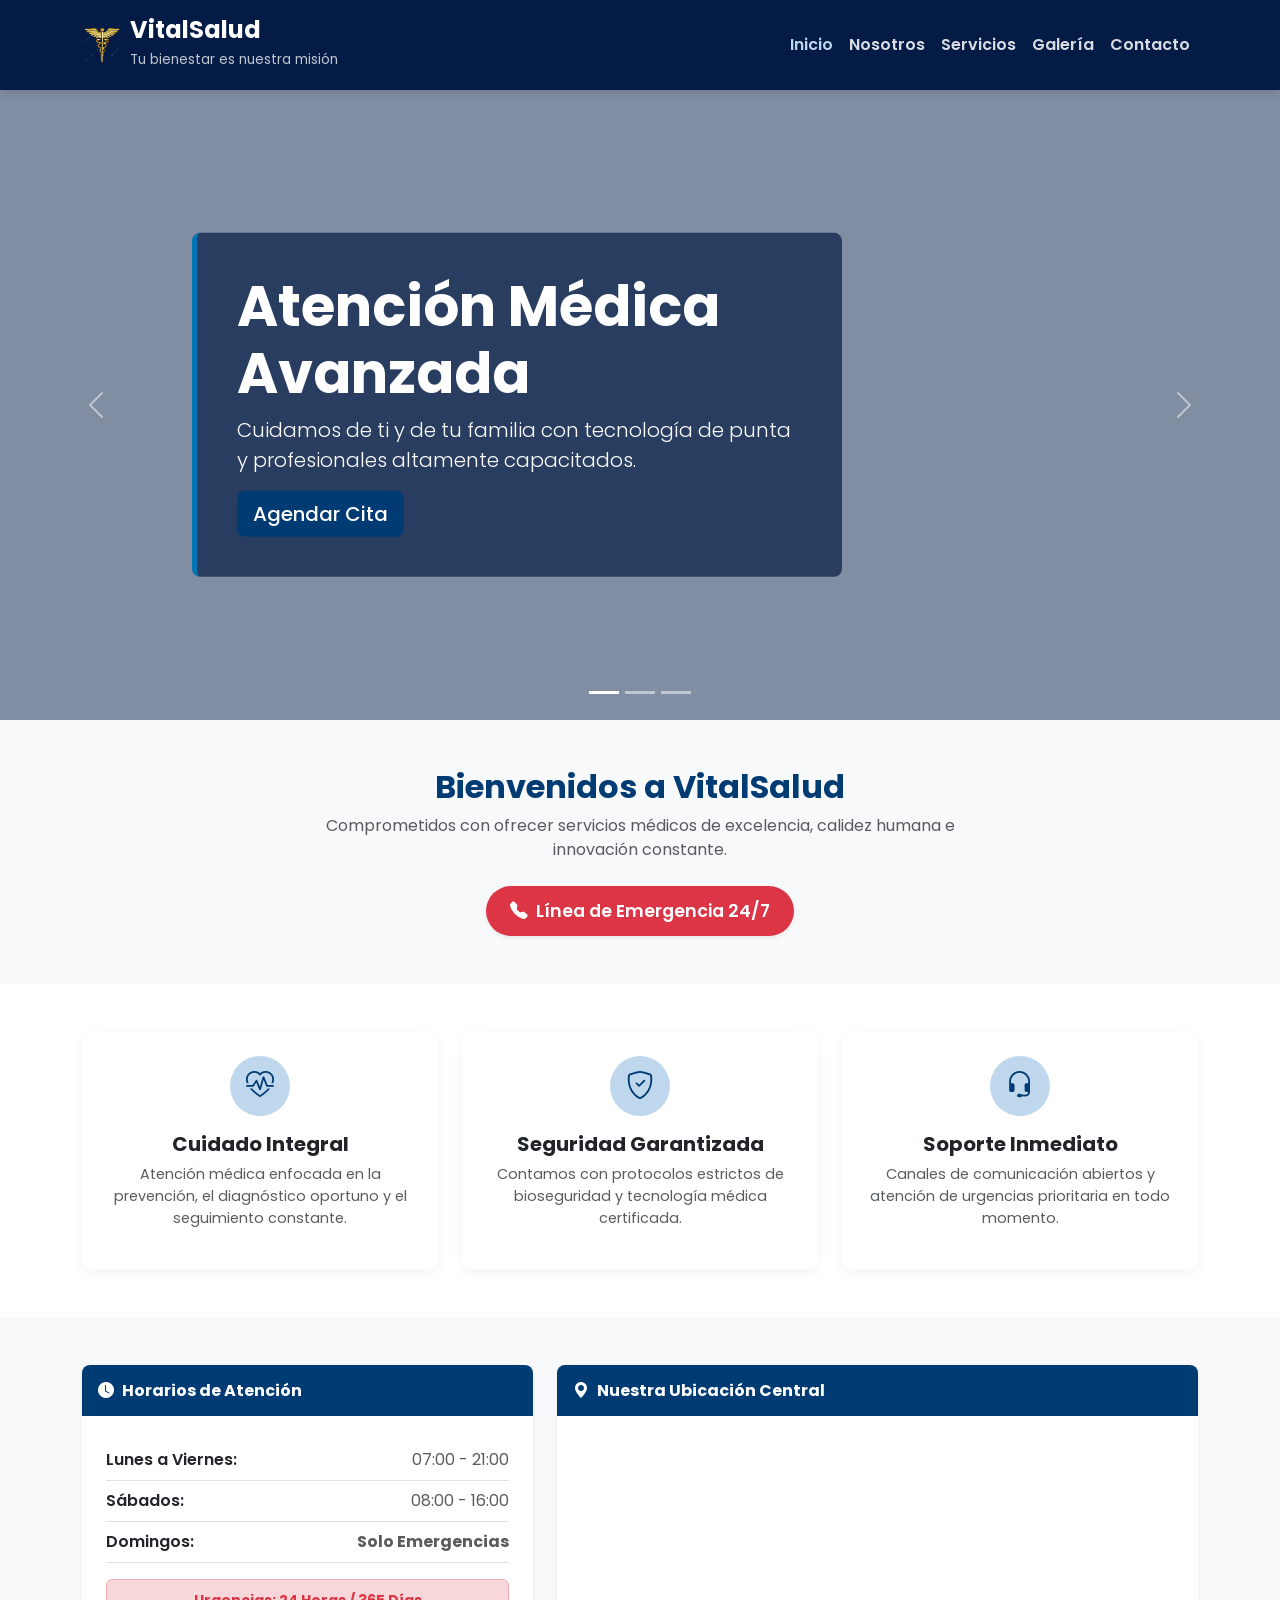
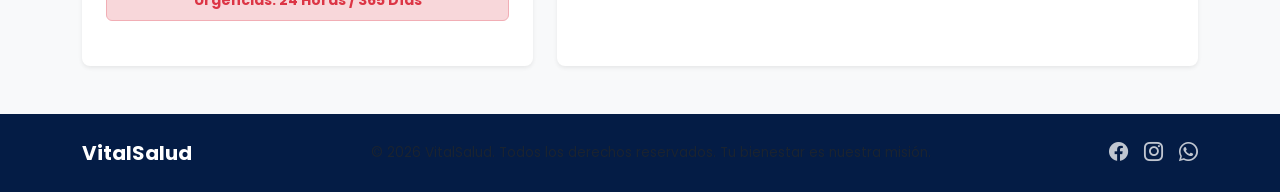
<file: index.html>
<!DOCTYPE html>
<html lang="es">
<head>
    <meta charset="UTF-8">
    <meta name="viewport" content="width=device-width, initial-scale=1.0">
    <title>VitalSalud - Inicio</title>
    <link href="https://cdn.jsdelivr.net/npm/bootstrap@5.3.2/dist/css/bootstrap.min.css" rel="stylesheet">
    <link rel="stylesheet" href="https://cdn.jsdelivr.net/npm/bootstrap-icons@1.11.1/font/bootstrap-icons.css">
    <link href="https://fonts.googleapis.com/css2?family=Poppins:wght@300;400;500;600;700&display=swap" rel="stylesheet">
    <link rel="stylesheet" href="css/style.css">
</head>
<body>

    <header>
        <nav class="navbar navbar-expand-lg navbar-dark custom-navbar sticky-top">
            <div class="container">
                <a class="navbar-brand d-flex align-items-center" href="index.html">
                    <img src="img/img1.png" alt="VitalSalud Logo" class="me-2 brand-logo" onerror="this.style.display='none'">
                    <div>
                        <span class="fw-bold d-block lh-1 fs-4">VitalSalud</span>
                        <small class="fs-7 opacity-75">Tu bienestar es nuestra misión</small>
                    </div>
                </a>
                <button class="navbar-toggler" type="button" data-bs-toggle="collapse" data-bs-target="#mainNavbar" aria-controls="mainNavbar" aria-expanded="false" aria-label="Toggle navigation">
                    <span class="navbar-toggler-icon"></span>
                </button>
                <div class="collapse navbar-collapse" id="mainNavbar">
                    <ul class="navbar-nav ms-auto mb-2 mb-lg-0 fw-semibold">
                        <li class="nav-item"><a class="nav-link active" href="index.html">Inicio</a></li>
                        <li class="nav-item"><a class="nav-link" href="components/nosotros.html">Nosotros</a></li>
                        <li class="nav-item"><a class="nav-link" href="components/servicios.html">Servicios</a></li>
                        <li class="nav-item"><a class="nav-link" href="components/galeria.html">Galería</a></li>
                        <li class="nav-item"><a class="nav-link" href="components/contacto.html">Contacto</a></li>
                    </ul>
                </div>
            </div>
        </nav>
    </header>

    <main>
        <section id="hero-carousel" class="carousel slide carousel-fade" data-bs-ride="carousel">
            <div class="carousel-indicators">
                <button type="button" data-bs-target="#hero-carousel" data-bs-slide-to="0" class="active" aria-current="true" aria-label="Slide 1"></button>
                <button type="button" data-bs-target="#hero-carousel" data-bs-slide-to="1" aria-label="Slide 2"></button>
                <button type="button" data-bs-target="#hero-carousel" data-bs-slide-to="2" aria-label="Slide 3"></button>
            </div>
            <div class="carousel-inner">
                <div class="carousel-item active" style="background-image: linear-gradient(rgba(4, 28, 69, 0.5), rgba(4, 28, 69, 0.5)), url('https://images.unsplash.com/photo-1519494026892-80bbd2d6fd0d?q=80&w=1200');">
                    <div class="container h-100 d-flex align-items-center">
                        <div class="carousel-caption text-start custom-caption">
                            <h1 class="display-4 fw-bold">Atención Médica Avanzada</h1>
                            <p class="lead">Cuidamos de ti y de tu familia con tecnología de punta y profesionales altamente capacitados.</p>
                            <button class="btn btn-elegant btn-lg" data-bs-toggle="modal" data-bs-target="#appointmentModal">Agendar Cita</button>
                        </div>
                    </div>
                </div>
                <div class="carousel-item" style="background-image: linear-gradient(rgba(4, 28, 69, 0.5), rgba(4, 28, 69, 0.5)), url('https://images.unsplash.com/photo-1581594693702-fbdc51b2763b?q=80&w=1200');">
                    <div class="container h-100 d-flex align-items-center">
                        <div class="carousel-caption text-start custom-caption">
                            <h1 class="display-4 fw-bold">Infraestructura Moderna</h1>
                            <p class="lead">Contamos con instalaciones diseñadas para brindarte comodidad, seguridad y tranquilidad absoluta.</p>
                            <a href="components/nosotros.html" class="btn btn-elegant btn-lg">Conócenos Más</a>
                        </div>
                    </div>
                </div>
                <div class="carousel-item" style="background-image: linear-gradient(rgba(4, 28, 69, 0.5), rgba(4, 28, 69, 0.5)), url('https://images.unsplash.com/photo-1579684385127-1ef15d508118?q=80&w=1200');">
                    <div class="container h-100 d-flex align-items-center">
                        <div class="carousel-caption text-start custom-caption">
                            <h1 class="display-4 fw-bold">Especialistas a tu Servicio</h1>
                            <p class="lead">Explora nuestras 9 especialidades médicas preparadas para cubrir cualquier necesidad de salud.</p>
                            <a href="components/servicios.html" class="btn btn-elegant btn-lg">Ver Especialidades</a>
                        </div>
                    </div>
                </div>
            </div>
            <button class="carousel-control-prev" type="button" data-bs-target="#hero-carousel" data-bs-slide="prev">
                <span class="carousel-control-prev-icon" aria-hidden="true"></span>
                <span class="visually-hidden">Anterior</span>
            </button>
            <button class="carousel-control-next" type="button" data-bs-target="#hero-carousel" data-bs-slide="next">
                <span class="carousel-control-next-icon" aria-hidden="true"></span>
                <span class="visually-hidden">Siguiente</span>
            </button>
        </section>

        <section class="py-5 bg-light text-center">
            <div class="container">
                <h2 class="fw-bold color-primary-dark">Bienvenidos a VitalSalud</h2>
                <p class="text-muted max-w-md mx-auto">Comprometidos con ofrecer servicios médicos de excelencia, calidez humana e innovación constante.</p>
                <div class="mt-4">
                    <button class="btn badge-emergency border-0 shadow-sm" data-bs-toggle="modal" data-bs-target="#appointmentModal">
                        <i class="bi bi-telephone-fill me-2 animate-pulse"></i>Línea de Emergencia 24/7
                    </button>
                </div>
            </div>
        </section>

        <section class="py-5">
            <div class="container">
                <div class="row g-4">
                    <div class="col-md-4">
                        <div class="card h-100 info-card text-center p-4">
                            <div class="icon-container mb-3 mx-auto">
                                <i class="bi bi-heart-pulse fs-3"></i>
                            </div>
                            <h3 class="h5 fw-bold text-dark">Cuidado Integral</h3>
                            <p class="text-muted card-text-custom">Atención médica enfocada en la prevención, el diagnóstico oportuno y el seguimiento constante.</p>
                        </div>
                    </div>
                    <div class="col-md-4">
                        <div class="card h-100 info-card text-center p-4">
                            <div class="icon-container mb-3 mx-auto">
                                <i class="bi bi-shield-check fs-3"></i>
                            </div>
                            <h3 class="h5 fw-bold text-dark">Seguridad Garantizada</h3>
                            <p class="text-muted card-text-custom">Contamos con protocolos estrictos de bioseguridad y tecnología médica certificada.</p>
                        </div>
                    </div>
                    <div class="col-md-4">
                        <div class="card h-100 info-card text-center p-4">
                            <div class="icon-container mb-3 mx-auto">
                                <i class="bi bi-headset fs-3"></i>
                            </div>
                            <h3 class="h5 fw-bold text-dark">Soporte Inmediato</h3>
                            <p class="text-muted card-text-custom">Canales de comunicación abiertos y atención de urgencias prioritaria en todo momento.</p>
                        </div>
                    </div>
                </div>
            </div>
        </section>

        <section class="py-5 bg-light">
            <div class="container">
                <div class="row g-4">
                    <div class="col-lg-5">
                        <div class="card h-100 border-0 shadow-sm panel-details">
                            <div class="panel-header-custom p-3 text-white">
                                <h4 class="m-0 h6 fw-bold"><i class="bi bi-clock-fill me-2"></i>Horarios de Atención</h4>
                            </div>
                            <div class="p-4 bg-white">
                                <div class="d-flex justify-content-between border-bottom py-2"><span class="fw-semibold">Lunes a Viernes:</span> <span class="text-muted">07:00 - 21:00</span></div>
                                <div class="d-flex justify-content-between border-bottom py-2"><span class="fw-semibold">Sábados:</span> <span class="text-muted">08:00 - 16:00</span></div>
                                <div class="d-flex justify-content-between border-bottom py-2"><span class="fw-semibold">Domingos:</span> <span class="text-muted text-danger fw-bold">Solo Emergencias</span></div>
                                <div class="mt-3 text-danger fw-bold text-center alert alert-danger p-2 mb-0"><small>Urgencias: 24 Horas / 365 Días</small></div>
                            </div>
                        </div>
                    </div>
                    <div class="col-lg-7">
                        <div class="card h-100 border-0 shadow-sm panel-details">
                            <div class="panel-header-custom p-3 text-white">
                                <h4 class="m-0 h6 fw-bold"><i class="bi bi-geo-alt-fill me-2"></i>Nuestra Ubicación Central</h4>
                            </div>
                            <div class="p-0 position-relative h-100 min-h-250">
                                <iframe class="w-100 h-100 border-0" src="https://www.google.com/maps/embed?pb=!1m18!1m12!1m3!1d3825.474581451877!2d-68.1923056!3d-16.5020942!2m3!1f0!2f0!3f0!3m2!1i1024!2i768!4f13.1!3m3!1m2!1s0x0%3A0x0!2zMTbCsDMwJzA3LjUiUyA2OMKwMTEnMzIuMyJX!5e0!3m2!1ses!2sbo!4v1650000000000!5m2!1ses!2sbo" allowfullscreen="" loading="lazy"></iframe>
                            </div>
                        </div>
                    </div>
                </div>
            </div>
        </section>
    </main>

    <div class="modal fade" id="appointmentModal" tabindex="-1" aria-labelledby="appointmentModalLabel" aria-hidden="true">
        <div class="modal-dialog modal-dialog-centered">
            <div class="modal-content border-0 shadow">
                <div class="modal-header bg-elegant text-white">
                    <h5 class="modal-title fw-bold" id="appointmentModalLabel">Agendar una Cita Médica</h5>
                    <button type="button" class="btn-close btn-close-white" data-bs-dismiss="modal" aria-label="Close"></button>
                </div>
                <div class="modal-body p-4">
                    <form id="appointmentForm" novalidate>
                        <div class="mb-3">
                            <label for="inputName" class="form-label fw-semibold">Nombre Completo</label>
                            <input type="text" class="form-control" id="inputName" required>
                            <div class="invalid-feedback">Por favor, ingresa tu nombre completo.</div>
                        </div>
                        <div class="mb-3">
                            <label for="inputEmail" class="form-label fw-semibold">Correo Electrónico</label>
                            <input type="email" class="form-control" id="inputEmail" required>
                            <div class="invalid-feedback">Por favor, proporciona un correo electrónico válido.</div>
                        </div>
                        <div class="mb-3">
                            <label for="selectSpecialty" class="form-label fw-semibold">Especialidad Requerida</label>
                            <select class="form-select" id="selectSpecialty" required>
                                <option value="" selected disabled>Selecciona una de las 9 especialidades...</option>
                                <option value="1">Cardiología</option>
                                <option value="2">Pediatría</option>
                                <option value="3">Ginecología</option>
                                <option value="4">Traumatología</option>
                                <option value="5">Dermatología</option>
                                <option value="6">Oftalmología</option>
                                <option value="7">Neurología</option>
                                <option value="8">Odontología</option>
                                <option value="9">Medicina General</option>
                            </select>
                            <div class="invalid-feedback">Por favor, selecciona una especialidad de la lista.</div>
                        </div>
                        <button type="submit" class="btn btn-elegant w-100 py-2 mt-2">Confirmar Solicitud</button>
                    </form>
                </div>
            </div>
        </div>
    </div>

    <footer class="bg-dark-blue text-white py-4 mt-auto">
        <div class="container text-center">
            <div class="d-flex flex-column flex-md-row justify-content-between align-items-center gap-3">
                <span class="fw-bold fs-5">VitalSalud</span>
                <p class="m-0 text-muted fs-7">© 2026 VitalSalud. Todos los derechos reservados. Tu bienestar es nuestra misión.</p>
                <div class="d-flex gap-3 social-links">
                    <a href="#" class="text-white opacity-75"><i class="bi bi-facebook"></i></a>
                    <a href="#" class="text-white opacity-75"><i class="bi bi-instagram"></i></a>
                    <a href="#" class="text-white opacity-75"><i class="bi bi-whatsapp"></i></a>
                </div>
            </div>
        </div>
    </footer>

    <script src="https://cdn.jsdelivr.net/npm/bootstrap@5.3.2/dist/js/bootstrap.bundle.min.js"></script>
    <script src="js/main.js"></script>
</body>
</html>
</file>
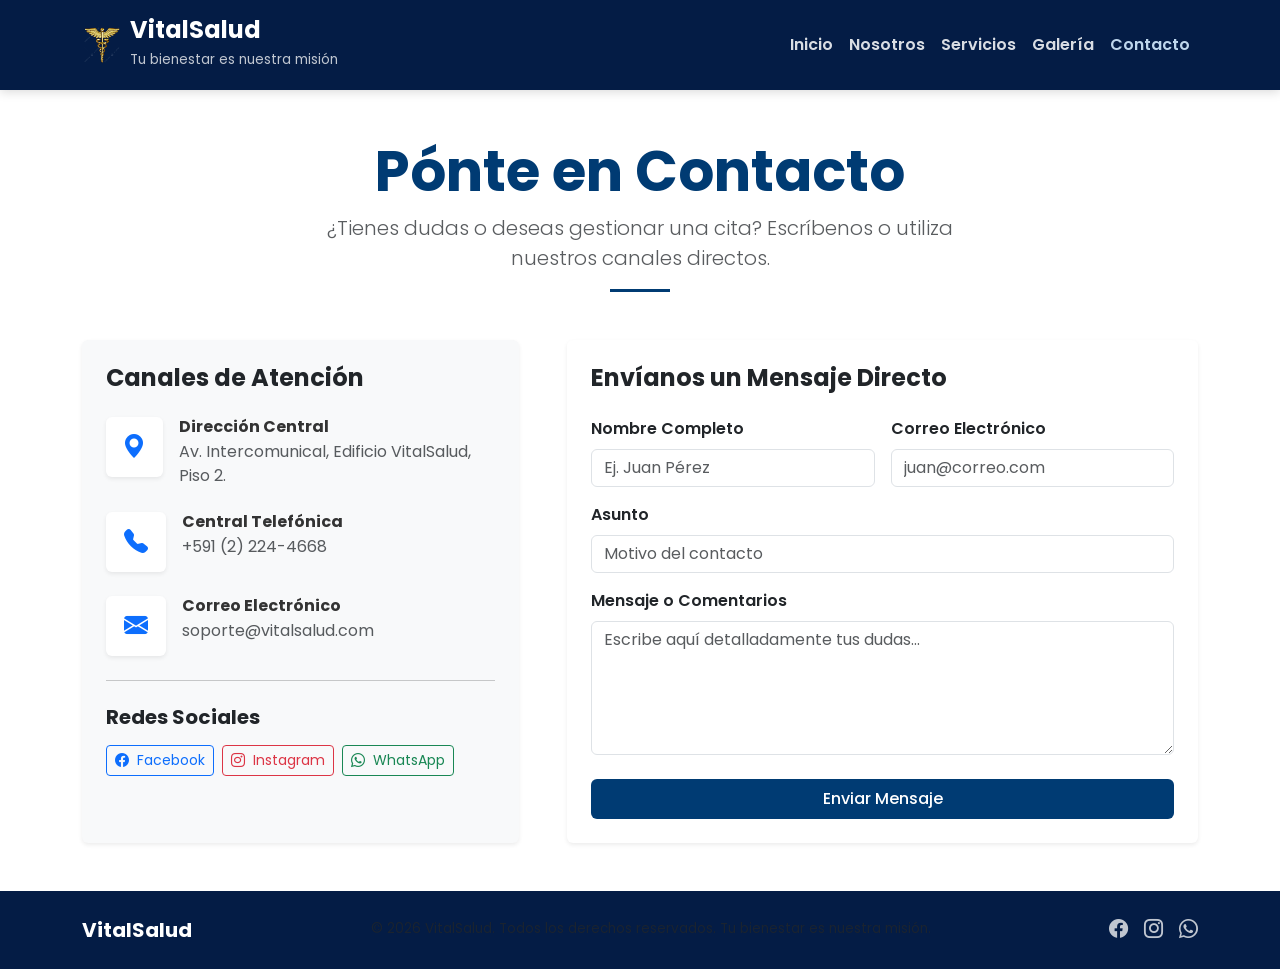
<file: components/contacto.html>
<!DOCTYPE html>
<html lang="es">
<head>
    <meta charset="UTF-8">
    <meta name="viewport" content="width=device-width, initial-scale=1.0">
    <title>VitalSalud - Contacto</title>
    <!-- Bootstrap 5 CSS -->
    <link href="https://cdn.jsdelivr.net/npm/bootstrap@5.3.2/dist/css/bootstrap.min.css" rel="stylesheet">
    <!-- Iconos de Bootstrap -->
    <link rel="stylesheet" href="https://cdn.jsdelivr.net/npm/bootstrap-icons@1.11.1/font/bootstrap-icons.css">
    <!-- Google Fonts para Tipografía Elegante -->
    <link href="https://fonts.googleapis.com/css2?family=Poppins:wght@300;400;500;600;700&display=swap" rel="stylesheet">
    <!-- Estilos Personalizados (Apuntando a la carpeta css raíz) -->
    <link rel="stylesheet" href="../css/style.css">
</head>
<body>

    <!-- HEADER & NAVBAR REUTILIZABLE -->
    <header>
        <nav class="navbar navbar-expand-lg navbar-dark custom-navbar sticky-top">
            <div class="container">
                <a class="navbar-brand d-flex align-items-center" href="../index.html">
                    <img src="../img/img1.png" alt="VitalSalud Logo" class="me-2 brand-logo" onerror="this.style.display='none'">
                    <div>
                        <span class="fw-bold d-block lh-1 fs-4">VitalSalud</span>
                        <small class="fs-7 opacity-75">Tu bienestar es nuestra misión</small>
                    </div>
                </a>
                <button class="navbar-toggler" type="button" data-bs-toggle="collapse" data-bs-target="#mainNavbar" aria-controls="mainNavbar" aria-expanded="false" aria-label="Toggle navigation">
                    <span class="navbar-toggler-icon"></span>
                </button>
                <div class="collapse navbar-collapse" id="mainNavbar">
                    <ul class="navbar-nav ms-auto mb-2 mb-lg-0 fw-semibold">
                        <li class="nav-item"><a class="nav-link" href="../index.html">Inicio</a></li>
                        <li class="nav-item"><a class="nav-link" href="nosotros.html">Nosotros</a></li>
                        <li class="nav-item"><a class="nav-link" href="servicios.html">Servicios</a></li>
                        <li class="nav-item"><a class="nav-link" href="galeria.html">Galería</a></li>
                        <li class="nav-item"><a class="nav-link active" href="contacto.html">Contacto</a></li>
                    </ul>
                </div>
            </div>
        </nav>
    </header>

    <!-- CONTENIDO PRINCIPAL -->
    <main class="container py-5">
        
        <!-- ENCABEZADO DE SECCIÓN -->
        <section class="text-center mb-5">
            <h1 class="display-4 fw-bold color-primary-dark">Pónte en Contacto</h1>
            <p class="lead text-muted max-w-md mx-auto">¿Tienes dudas o deseas gestionar una cita? Escríbenos o utiliza nuestros canales directos.</p>
            <hr class="mx-auto style-line" style="width: 60px; height: 3px; background-color: #003B73; opacity: 1;">
        </section>

        <!-- SECCIÓN FORMULARIO E INFORMACIÓN (Grid de Bootstrap) -->
        <div class="row g-5">
            <!-- Bloque de Información de Contacto -->
            <section class="col-lg-5">
                <div class="bg-light p-4 rounded shadow-sm h-100">
                    <h2 class="h4 fw-bold text-dark mb-4">Canales de Atención</h2>
                    
                    <div class="d-flex align-items-start mb-4">
                        <div class="icon-container me-3 bg-white text-primary p-2 rounded shadow-sm">
                            <i class="bi bi-geo-alt-fill fs-4"></i>
                        </div>
                        <div>
                            <h3 class="h6 fw-bold mb-1">Dirección Central</h3>
                            <p class="text-muted m-0">Av. Intercomunical, Edificio VitalSalud, Piso 2.</p>
                        </div>
                    </div>

                    <div class="d-flex align-items-start mb-4">
                        <div class="icon-container me-3 bg-white text-primary p-2 rounded shadow-sm">
                            <i class="bi bi-telephone-fill fs-4"></i>
                        </div>
                        <div>
                            <h3 class="h6 fw-bold mb-1">Central Telefónica</h3>
                            <p class="text-muted m-0">+591 (2) 224-4668</p>
                        </div>
                    </div>

                    <div class="d-flex align-items-start mb-4">
                        <div class="icon-container me-3 bg-white text-primary p-2 rounded shadow-sm">
                            <i class="bi bi-envelope-fill fs-4"></i>
                        </div>
                        <div>
                            <h3 class="h6 fw-bold mb-1">Correo Electrónico</h3>
                            <p class="text-muted m-0">soporte@vitalsalud.com</p>
                        </div>
                    </div>

                    <hr class="my-4">

                    <h2 class="h5 fw-bold text-dark mb-3">Redes Sociales</h2>
                    <div class="d-flex gap-2">
                        <a href="#" class="btn btn-outline-primary btn-sm"><i class="bi bi-facebook me-1"></i> Facebook</a>
                        <a href="#" class="btn btn-outline-danger btn-sm"><i class="bi bi-instagram me-1"></i> Instagram</a>
                        <a href="#" class="btn btn-outline-success btn-sm"><i class="bi bi-whatsapp me-1"></i> WhatsApp</a>
                    </div>
                </div>
            </section>

            <!-- Bloque del Formulario de Contacto -->
            <section class="col-lg-7">
                <div class="card border-0 shadow-sm p-4 h-100">
                    <h2 class="h4 fw-bold text-dark mb-4">Envíanos un Mensaje Directo</h2>
                    
                    <form id="contactForm" class="needs-validation" novalidate>
                        <div class="row g-3">
                            <div class="col-md-6">
                                <label for="contactName" class="form-label fw-semibold">Nombre Completo</label>
                                <input type="text" class="form-control" id="contactName" placeholder="Ej. Juan Pérez" required>
                                <div class="invalid-feedback">Por favor, escribe tu nombre completo.</div>
                            </div>
                            <div class="col-md-6">
                                <label for="contactEmail" class="form-label fw-semibold">Correo Electrónico</label>
                                <input type="email" class="form-control" id="contactEmail" placeholder="juan@correo.com" required>
                                <div class="invalid-feedback">Proporciona un correo electrónico válido.</div>
                            </div>
                            <div class="col-12">
                                <label for="contactSubject" class="form-label fw-semibold">Asunto</label>
                                <input type="text" class="form-control" id="contactSubject" placeholder="Motivo del contacto" required>
                                <div class="invalid-feedback">Escribe el asunto del mensaje.</div>
                            </div>
                            <div class="col-12">
                                <label for="contactMessage" class="form-label fw-semibold">Mensaje o Comentarios</label>
                                <textarea class="form-control" id="contactMessage" rows="5" placeholder="Escribe aquí detalladamente tus dudas..." required></textarea>
                                <div class="invalid-feedback">Por favor, escribe tu mensaje.</div>
                            </div>
                            <div class="col-12 mt-4">
                                <button type="submit" class="btn btn-elegant w-100 py-2">Enviar Mensaje</button>
                            </div>
                        </div>
                    </form>
                </div>
            </section>
        </div>

    </main>

    <!-- FOOTER REUTILIZABLE -->
    <footer class="bg-dark-blue text-white py-4 mt-auto">
        <div class="container text-center">
            <div class="d-flex flex-column flex-md-row justify-content-between align-items-center gap-3">
                <span class="fw-bold fs-5">VitalSalud</span>
                <p class="m-0 text-muted fs-7">© 2026 VitalSalud. Todos los derechos reservados. Tu bienestar es nuestra misión.</p>
                <div class="d-flex gap-3 social-links">
                    <a href="#" class="text-white opacity-75"><i class="bi bi-facebook"></i></a>
                    <a href="#" class="text-white opacity-75"><i class="bi bi-instagram"></i></a>
                    <a href="#" class="text-white opacity-75"><i class="bi bi-whatsapp"></i></a>
                </div>
            </div>
        </div>
    </footer>

    <!-- Bootstrap Bundle con Popper JS -->
    <script src="https://cdn.jsdelivr.net/npm/bootstrap@5.3.2/dist/js/bootstrap.bundle.min.js"></script>
    <!-- Lógica de Javascript (Subiendo un nivel a la carpeta js) -->
    <script src="../js/main.js"></script>
</body>
</html>
</file>
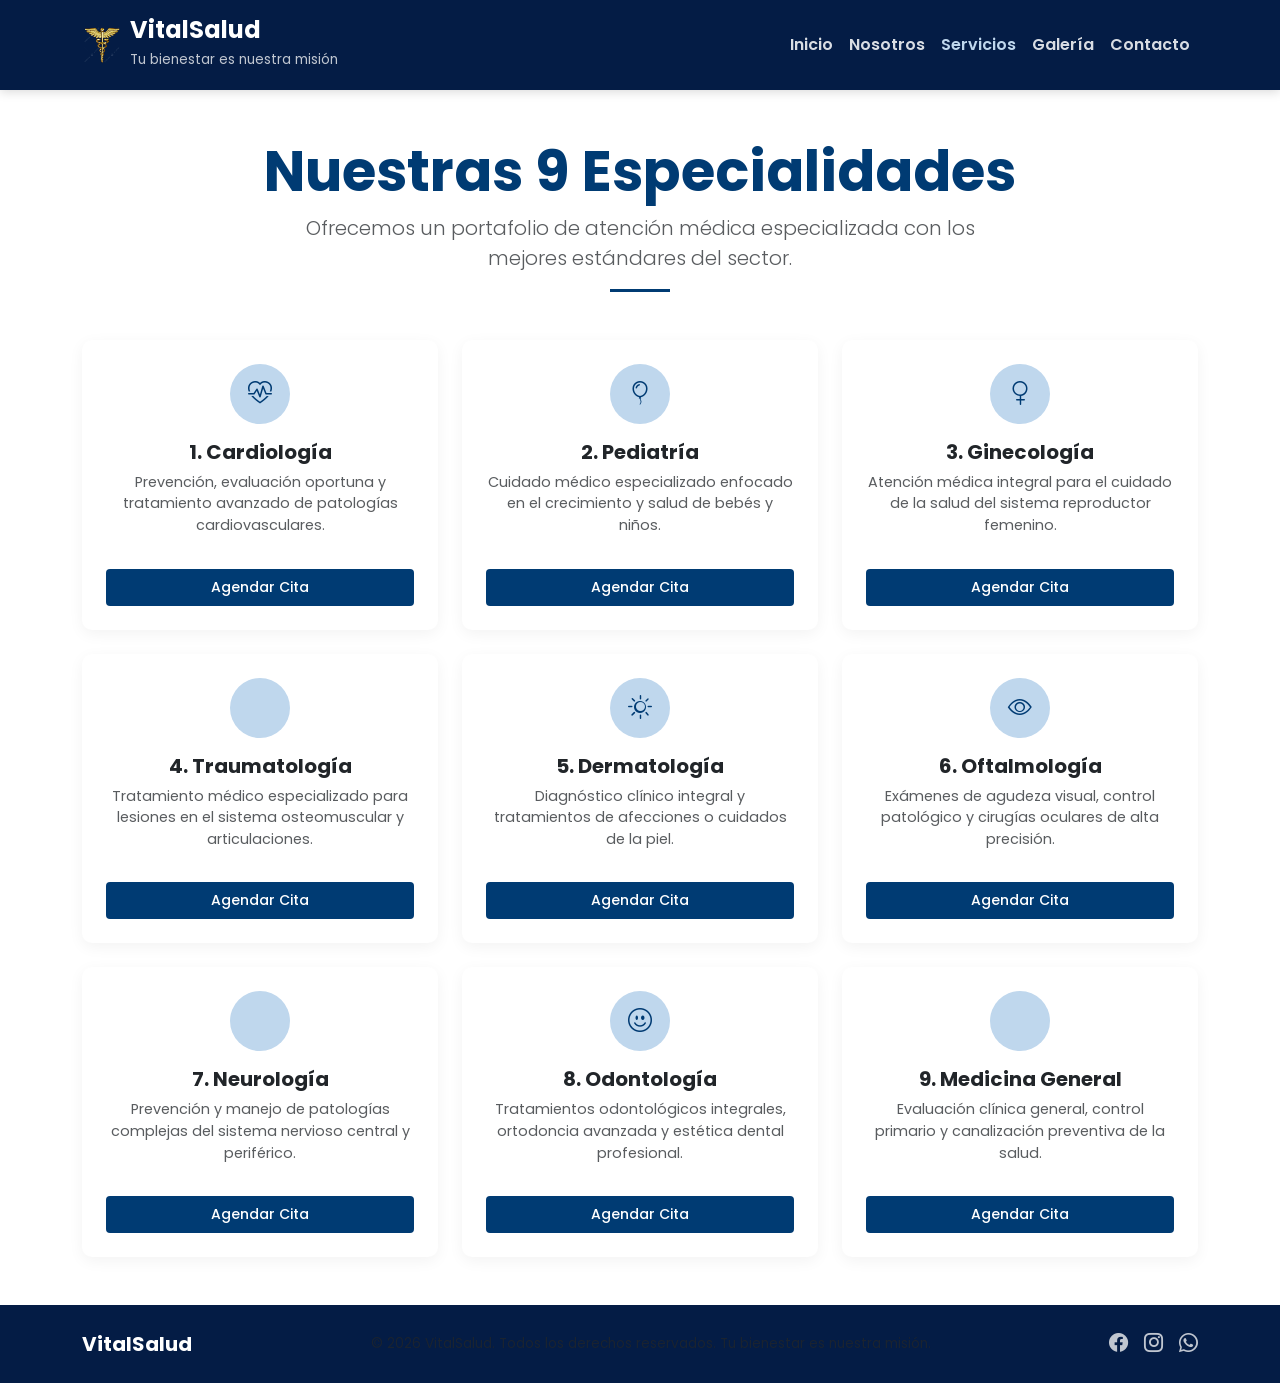
<file: components/servicios.html>
<!DOCTYPE html>
<html lang="es">
<head>
    <meta charset="UTF-8">
    <meta name="viewport" content="width=device-width, initial-scale=1.0">
    <title>VitalSalud - Servicios</title>
    <!-- Bootstrap 5 CSS -->
    <link href="https://cdn.jsdelivr.net/npm/bootstrap@5.3.2/dist/css/bootstrap.min.css" rel="stylesheet">
    <!-- Iconos de Bootstrap -->
    <link rel="stylesheet" href="https://cdn.jsdelivr.net/npm/bootstrap-icons@1.11.1/font/bootstrap-icons.css">
    <!-- Google Fonts para Tipografía Elegante -->
    <link href="https://fonts.googleapis.com/css2?family=Poppins:wght@300;400;500;600;700&display=swap" rel="stylesheet">
    <!-- Estilos Personalizados (Apuntando a la carpeta css raíz) -->
    <link rel="stylesheet" href="../css/style.css">
</head>
<body>

    <!-- HEADER & NAVBAR REUTILIZABLE -->
    <header>
        <nav class="navbar navbar-expand-lg navbar-dark custom-navbar sticky-top">
            <div class="container">
                <a class="navbar-brand d-flex align-items-center" href="../index.html">
                    <img src="../img/img1.png" alt="VitalSalud Logo" class="me-2 brand-logo" onerror="this.style.display='none'">
                    <div>
                        <span class="fw-bold d-block lh-1 fs-4">VitalSalud</span>
                        <small class="fs-7 opacity-75">Tu bienestar es nuestra misión</small>
                    </div>
                </a>
                <button class="navbar-toggler" type="button" data-bs-toggle="collapse" data-bs-target="#mainNavbar" aria-controls="mainNavbar" aria-expanded="false" aria-label="Toggle navigation">
                    <span class="navbar-toggler-icon"></span>
                </button>
                <div class="collapse navbar-collapse" id="mainNavbar">
                    <ul class="navbar-nav ms-auto mb-2 mb-lg-0 fw-semibold">
                        <li class="nav-item"><a class="nav-link" href="../index.html">Inicio</a></li>
                        <li class="nav-item"><a class="nav-link" href="nosotros.html">Nosotros</a></li>
                        <li class="nav-item"><a class="nav-link active" href="servicios.html">Servicios</a></li>
                        <li class="nav-item"><a class="nav-link" href="galeria.html">Galería</a></li>
                        <li class="nav-item"><a class="nav-link" href="contacto.html">Contacto</a></li>
                    </ul>
                </div>
            </div>
        </nav>
    </header>

    <!-- CONTENIDO PRINCIPAL -->
    <main class="container py-5">
        
        <!-- ENCABEZADO DE SECCIÓN -->
        <section class="text-center mb-5">
            <h1 class="display-4 fw-bold color-primary-dark">Nuestras 9 Especialidades</h1>
            <p class="lead text-muted max-w-md mx-auto">Ofrecemos un portafolio de atención médica especializada con los mejores estándares del sector.</p>
            <hr class="mx-auto style-line" style="width: 60px; height: 3px; background-color: #003B73; opacity: 1;">
        </section>

        <!-- SECCIÓN DE LAS 9 ESPECIALIDADES (Grid Adaptable) -->
        <section class="row g-4">
            <!-- 1. Cardiología -->
            <div class="col-md-4">
                <div class="card h-100 info-card text-center p-4 d-flex flex-column">
                    <div class="icon-container mb-3 mx-auto"><i class="bi bi-heart-pulse fs-4"></i></div>
                    <h3 class="h5 fw-bold text-dark">1. Cardiología</h3>
                    <p class="text-muted card-text-custom flex-grow-1">Prevención, evaluación oportuna y tratamiento avanzado de patologías cardiovasculares.</p>
                    <button class="btn btn-elegant btn-sm mt-3 w-100 py-2 btn-agendar-servicio">Agendar Cita</button>
                </div>
            </div>
            <!-- 2. Pediatría -->
            <div class="col-md-4">
                <div class="card h-100 info-card text-center p-4 d-flex flex-column">
                    <div class="icon-container mb-3 mx-auto"><i class="bi bi-balloon fs-4"></i></div>
                    <h3 class="h5 fw-bold text-dark">2. Pediatría</h3>
                    <p class="text-muted card-text-custom flex-grow-1">Cuidado médico especializado enfocado en el crecimiento y salud de bebés y niños.</p>
                    <button class="btn btn-elegant btn-sm mt-3 w-100 py-2 btn-agendar-servicio">Agendar Cita</button>
                </div>
            </div>
            <!-- 3. Ginecología -->
            <div class="col-md-4">
                <div class="card h-100 info-card text-center p-4 d-flex flex-column">
                    <div class="icon-container mb-3 mx-auto"><i class="bi bi-gender-female fs-4"></i></div>
                    <h3 class="h5 fw-bold text-dark">3. Ginecología</h3>
                    <p class="text-muted card-text-custom flex-grow-1">Atención médica integral para el cuidado de la salud del sistema reproductor femenino.</p>
                    <button class="btn btn-elegant btn-sm mt-3 w-100 py-2 btn-agendar-servicio">Agendar Cita</button>
                </div>
            </div>
            <!-- 4. Traumatología -->
            <div class="col-md-4">
                <div class="card h-100 info-card text-center p-4 d-flex flex-column">
                    <div class="icon-container mb-3 mx-auto"><i class="bi bi-capsule-orthopedic fs-4"></i></div>
                    <h3 class="h5 fw-bold text-dark">4. Traumatología</h3>
                    <p class="text-muted card-text-custom flex-grow-1">Tratamiento médico especializado para lesiones en el sistema osteomuscular y articulaciones.</p>
                    <button class="btn btn-elegant btn-sm mt-3 w-100 py-2 btn-agendar-servicio">Agendar Cita</button>
                </div>
            </div>
            <!-- 5. Dermatología -->
            <div class="col-md-4">
                <div class="card h-100 info-card text-center p-4 d-flex flex-column">
                    <div class="icon-container mb-3 mx-auto"><i class="bi bi-sun fs-4"></i></div>
                    <h3 class="h5 fw-bold text-dark">5. Dermatología</h3>
                    <p class="text-muted card-text-custom flex-grow-1">Diagnóstico clínico integral y tratamientos de afecciones o cuidados de la piel.</p>
                    <button class="btn btn-elegant btn-sm mt-3 w-100 py-2 btn-agendar-servicio">Agendar Cita</button>
                </div>
            </div>
            <!-- 6. Oftalmología -->
            <div class="col-md-4">
                <div class="card h-100 info-card text-center p-4 d-flex flex-column">
                    <div class="icon-container mb-3 mx-auto"><i class="bi bi-eye fs-4"></i></div>
                    <h3 class="h5 fw-bold text-dark">6. Oftalmología</h3>
                    <p class="text-muted card-text-custom flex-grow-1">Exámenes de agudeza visual, control patológico y cirugías oculares de alta precisión.</p>
                    <button class="btn btn-elegant btn-sm mt-3 w-100 py-2 btn-agendar-servicio">Agendar Cita</button>
                </div>
            </div>
            <!-- 7. Neurología -->
            <div class="col-md-4">
                <div class="card h-100 info-card text-center p-4 d-flex flex-column">
                    <div class="icon-container mb-3 mx-auto"><i class="bi bi-brain fs-4"></i></div>
                    <h3 class="h5 fw-bold text-dark">7. Neurología</h3>
                    <p class="text-muted card-text-custom flex-grow-1">Prevención y manejo de patologías complejas del sistema nervioso central y periférico.</p>
                    <button class="btn btn-elegant btn-sm mt-3 w-100 py-2 btn-agendar-servicio">Agendar Cita</button>
                </div>
            </div>
            <!-- 8. Odontología -->
            <div class="col-md-4">
                <div class="card h-100 info-card text-center p-4 d-flex flex-column">
                    <div class="icon-container mb-3 mx-auto"><i class="bi bi-emoji-smile fs-4"></i></div>
                    <h3 class="h5 fw-bold text-dark">8. Odontología</h3>
                    <p class="text-muted card-text-custom flex-grow-1">Tratamientos odontológicos integrales, ortodoncia avanzada y estética dental profesional.</p>
                    <button class="btn btn-elegant btn-sm mt-3 w-100 py-2 btn-agendar-servicio">Agendar Cita</button>
                </div>
            </div>
            <!-- 9. Medicina General -->
            <div class="col-md-4">
                <div class="card h-100 info-card text-center p-4 d-flex flex-column">
                    <div class="icon-container mb-3 mx-auto"><i class="bi bi-stethoscope fs-4"></i></div>
                    <h3 class="h5 fw-bold text-dark">9. Medicina General</h3>
                    <p class="text-muted card-text-custom flex-grow-1">Evaluación clínica general, control primario y canalización preventiva de la salud.</p>
                    <button class="btn btn-elegant btn-sm mt-3 w-100 py-2 btn-agendar-servicio">Agendar Cita</button>
                </div>
            </div>
        </section>

    </main>

    <!-- FOOTER REUTILIZABLE -->
    <footer class="bg-dark-blue text-white py-4 mt-auto">
        <div class="container text-center">
            <div class="d-flex flex-column flex-md-row justify-content-between align-items-center gap-3">
                <span class="fw-bold fs-5">VitalSalud</span>
                <p class="m-0 text-muted fs-7">© 2026 VitalSalud. Todos los derechos reservados. Tu bienestar es nuestra misión.</p>
                <div class="d-flex gap-3 social-links">
                    <a href="#" class="text-white opacity-75"><i class="bi bi-facebook"></i></a>
                    <a href="#" class="text-white opacity-75"><i class="bi bi-instagram"></i></a>
                    <a href="#" class="text-white opacity-75"><i class="bi bi-whatsapp"></i></a>
                </div>
            </div>
        </div>
    </footer>

    <!-- Bootstrap Bundle con Popper JS -->
    <script src="https://cdn.jsdelivr.net/npm/bootstrap@5.3.2/dist/js/bootstrap.bundle.min.js"></script>
    <!-- Lógica de Javascript (Subiendo un nivel a la carpeta js) -->
    <script src="../js/main.js"></script>
</body>
</html>
</file>
<file: css/style.css>
:root {
    --primary-blue: #003B73;       
    --secondary-blue: #0074B7;     
    --light-blue: #BFD7ED;       
    --dark-blue: #041C45;          
    --elegant-gray: #333333;      
}

body {
    font-family: 'Poppins', sans-serif;
    color: var(--elegant-gray);
    background-color: #ffffff;
    min-height: 100vh;
    display: flex;
    flex-direction: column;
}


.color-primary-dark {
    color: var(--primary-blue);
}

.bg-dark-blue {
    background-color: var(--dark-blue) !important;
}

.custom-navbar {
    background-color: var(--dark-blue);
    box-shadow: 0 2px 10px rgba(0, 0, 0, 0.15);
    padding: 0.8rem 0;
}

.brand-logo {
    height: 40px;
    width: auto;
}

.custom-navbar .nav-link {
    color: rgba(255, 255, 255, 0.85) !important;
    transition: color 0.3s ease;
}

.custom-navbar .nav-link:hover,
.custom-navbar .nav-link.active {
    color: var(--light-blue) !important;
}


.carousel-item {
    height: 70vh;
    min-height: 400px;
    background-size: cover;
    background-position: center;
    background-repeat: no-repeat;
}

.custom-caption {
    background: rgba(4, 28, 69, 0.7);
    padding: 2.5rem;
    border-radius: 8px;
    border-left: 5px solid var(--secondary-blue);
    max-width: 650px;
    bottom: auto;
    top: 50%;
    transform: translateY(-50%);
}

.info-card {
    border: none;
    border-radius: 10px;
    box-shadow: 0 4px 15px rgba(0, 0, 0, 0.05);
    transition: transform 0.3s ease, box-shadow 0.3s ease;
}

.info-card:hover {
    transform: translateY(-5px);
    box-shadow: 0 8px 25px rgba(0, 0, 0, 0.1);
}

/* Efecto zoom para imágenes de la galería */
.info-card:hover img {
    transform: scale(1.05);
}

.icon-container {
    width: 60px;
    height: 60px;
    background-color: var(--light-blue);
    color: var(--primary-blue);
    border-radius: 50%;
    display: flex;
    align-items: center;
    justify-content: center;
}

.card-text-custom {
    font-size: 0.9rem;
    line-height: 1.5;
}

.badge-emergency {
    background-color: #dc3545 !important;
    color: #ffffff !important;
    font-weight: 600;
    padding: 0.75rem 1.5rem;
    border-radius: 50px;
    font-size: 1.1rem;
    display: inline-flex;
    align-items: center;
    transition: background-color 0.3s ease, transform 0.2s ease;
}

.badge-emergency:hover {
    background-color: #b21f2d !important;
    transform: scale(1.03);
}

/* Animación de latido para el ícono del teléfono */
@keyframes pulse {
    0% { transform: scale(1); }
    50% { transform: scale(1.2); }
    100% { transform: scale(1); }
}

.animate-pulse {
    animation: pulse 1.5s infinite;
}

/* Botones generales del sitio */
.btn-elegant {
    background-color: var(--primary-blue);
    color: #ffffff;
    font-weight: 500;
    border: none;
    transition: background-color 0.3s ease;
}

.btn-elegant:hover {
    background-color: var(--dark-blue);
    color: #ffffff;
}

.bg-elegant {
    background-color: var(--primary-blue) !important;
}

/* =========================================================================
   6. SECCIÓN DE DETALLES, TABLAS Y ELEMENTOS EXTRA
   ========================================================================= */
.panel-details {
    border-radius: 8px;
    overflow: hidden;
}

.panel-header-custom {
    background-color: var(--primary-blue);
}

.min-h-250 {
    min-height: 250px;
}

.fs-7 {
    font-size: 0.85rem;
}

.max-w-md {
    max-width: 700px;
}

/* Línea decorativa de títulos */
.style-line {
    border: none;
}

/* Ajustes finos para la tabla de doctores */
.table th {
    font-weight: 600;
    letter-spacing: 0.5px;
}

.table td {
    padding-top: 1rem;
    padding-bottom: 1rem;
}

/* Links de redes sociales en el footer */
.social-links a {
    font-size: 1.2rem;
    transition: opacity 0.2s ease, transform 0.2s ease;
    display: inline-block;
}

.social-links a:hover {
    opacity: 1 !important;
    transform: translateY(-2px);
}
</file>
